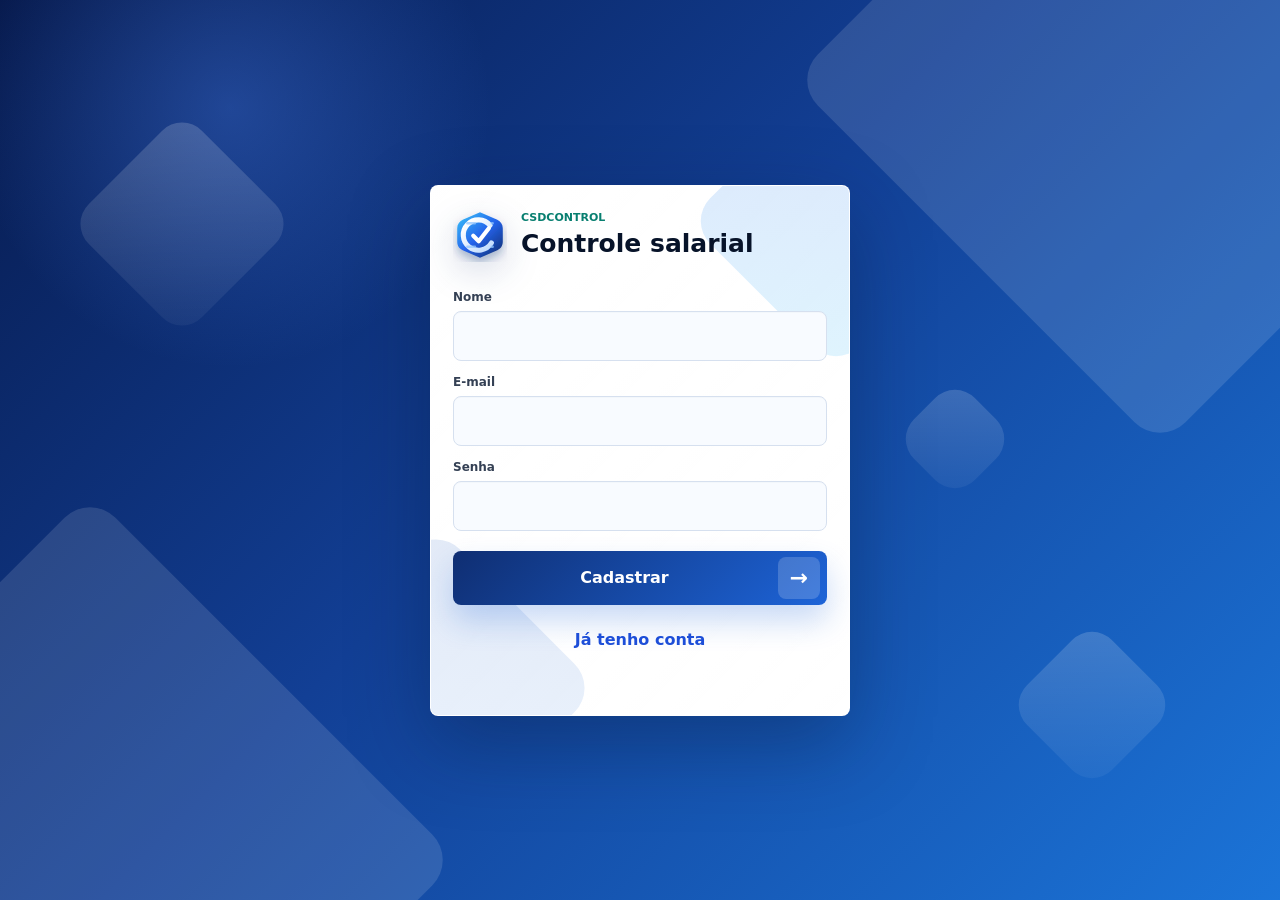
<file: index.html>
<!DOCTYPE html>
<html lang="pt-BR">
<head>
    <meta charset="UTF-8">
    <meta name="viewport" content="width=device-width, initial-scale=1.0">
    <meta name="theme-color" content="#123f95">
    <meta name="description" content="CSDControl - controle financeiro de horas trabalhadas com projeção salarial em tempo real.">
    <title>CSDControl | Dashboard</title>
    <link rel="manifest" href="./manifest.webmanifest">
    <link rel="icon" href="./assets/img/icon.svg" type="image/svg+xml">
    <link rel="stylesheet" href="./assets/css/app.css">
</head>
<body class="auth-active" data-auth-mode="login">
    <section class="auth-screen" id="authScreen" aria-labelledby="authTitle">
        <div class="auth-motion" aria-hidden="true">
            <span></span>
            <span></span>
            <span></span>
        </div>

        <div class="auth-card">
            <div class="auth-brand">
                <span class="auth-logo" aria-hidden="true">
                    <img src="./assets/img/logo-mark.svg" alt="">
                </span>
                <div>
                    <p class="eyebrow">CSDControl</p>
                    <h1 id="authTitle">Controle salarial</h1>
                </div>
            </div>

            <form class="auth-form is-active" id="loginForm">
                <label>
                    E-mail
                    <input type="email" id="loginEmail" autocomplete="email" required>
                </label>
                <label>
                    Senha
                    <input type="password" id="loginPassword" autocomplete="current-password" required>
                </label>
                <button class="auth-submit" type="submit">
                    Entrar
                    <span aria-hidden="true">→</span>
                </button>
                <button class="auth-link" type="button" data-auth-mode="signup">Criar cadastro</button>
            </form>

            <form class="auth-form" id="signupForm">
                <label>
                    Nome
                    <input type="text" id="signupName" autocomplete="name" required>
                </label>
                <label>
                    E-mail
                    <input type="email" id="signupEmail" autocomplete="email" required>
                </label>
                <label>
                    Senha
                    <input type="password" id="signupPassword" autocomplete="new-password" minlength="4" required>
                </label>
                <button class="auth-submit" type="submit">
                    Cadastrar
                    <span aria-hidden="true">→</span>
                </button>
                <button class="auth-link" type="button" data-auth-mode="login">Já tenho conta</button>
            </form>

            <p class="auth-message" id="authMessage" role="status" aria-live="polite"></p>
        </div>
    </section>

    <div class="app-shell">
        <aside class="sidebar" aria-label="Navegação principal">
            <a class="brand" href="#dashboard" aria-label="Ir para dashboard do CSDControl">
                <span class="brand-mark" aria-hidden="true">
                    <img src="./assets/img/logo-mark.svg" alt="">
                </span>
                <span>
                    <strong>CSDControl</strong>
                    <small>PWA financeiro</small>
                </span>
            </a>

            <nav class="side-nav">
                <button class="nav-item is-active" type="button" data-view="dashboard">
                    <span class="nav-icon" aria-hidden="true">
                        <svg viewBox="0 0 24 24"><path d="M4 13h7V4H4v9Zm9 7h7V4h-7v16ZM4 20h7v-5H4v5Z"/></svg>
                    </span>
                    <span>Painel</span>
                </button>
                <button class="nav-item" type="button" data-view="apontamentos">
                    <span class="nav-icon" aria-hidden="true">
                        <svg viewBox="0 0 24 24"><path d="M7 3h10v2h3v16H4V5h3V3Zm10 4H7v2h10V7Zm0 4H7v2h10v-2Zm-4 4H7v2h6v-2Z"/></svg>
                    </span>
                    <span>Ponto</span>
                </button>
                <button class="nav-item" type="button" data-view="folha">
                    <span class="nav-icon" aria-hidden="true">
                        <svg viewBox="0 0 24 24"><path d="M4 4h16v16H4V4Zm3 4v2h10V8H7Zm0 4v2h7v-2H7Zm0 4v2h10v-2H7Z"/></svg>
                    </span>
                    <span>Folha</span>
                </button>
                <button class="nav-item" type="button" data-view="historico">
                    <span class="nav-icon" aria-hidden="true">
                        <svg viewBox="0 0 24 24"><path d="M12 2a10 10 0 1 0 10 10h-2a8 8 0 1 1-2.34-5.66L15 9h7V2l-2.93 2.93A9.96 9.96 0 0 0 12 2Zm-1 5h2v6l5 3-1 1.73-6-3.6V7Z"/></svg>
                    </span>
                    <span>Meses</span>
                </button>
                <button class="nav-item" type="button" data-view="comparativo">
                    <span class="nav-icon" aria-hidden="true">
                        <svg viewBox="0 0 24 24"><path d="M4 5h6v14H4V5Zm10 4h6v10h-6V9ZM9 3h6v4H9V3Z"/></svg>
                    </span>
                    <span>Comparar</span>
                </button>
                <button class="nav-item" type="button" data-view="configuracoes">
                    <span class="nav-icon" aria-hidden="true">
                        <svg viewBox="0 0 24 24"><path d="M19.43 12.98c.04-.32.07-.65.07-.98s-.03-.66-.07-.98l2.11-1.65-2-3.46-2.49 1a7.28 7.28 0 0 0-1.69-.98L15 3h-4l-.36 2.93c-.6.24-1.17.57-1.69.98l-2.49-1-2 3.46 2.11 1.65c-.04.32-.07.65-.07.98s.03.66.07.98l-2.11 1.65 2 3.46 2.49-1c.52.41 1.09.74 1.69.98L11 21h4l.36-2.93c.6-.24 1.17-.57 1.69-.98l2.49 1 2-3.46-2.11-1.65ZM13 15.73A4 4 0 1 1 13 8a4 4 0 0 1 0 7.73Z"/></svg>
                    </span>
                    <span>Ajustes</span>
                </button>
            </nav>

            <div class="sidebar-meta">
                <span>R$ 36,35/h</span>
                <strong>30%</strong>
            </div>
        </aside>

        <div class="workspace">
            <header class="topbar">
                <div>
                    <p class="eyebrow">Competência atual</p>
                    <h1 id="pageTitle">Painel financeiro</h1>
                    <p id="competenciaAtual" class="muted">Carregando competência...</p>
                    <label class="period-control" for="competenciaSelect">
                        <span>Período</span>
                        <select id="competenciaSelect"></select>
                    </label>
                </div>
                <div class="topbar-actions">
                    <span class="system-pill" id="syncStatus">Offline</span>
                    <button class="primary-action" type="button" id="newEntryBtn">
                        <span aria-hidden="true">+</span>
                        Novo ponto
                    </button>
                </div>
            </header>

            <main class="content">
                <section class="view is-active" data-panel="dashboard" aria-labelledby="dashboardTitle">
                    <div class="section-heading">
                        <div>
                            <p class="eyebrow">Visão geral</p>
                            <h2 id="dashboardTitle">Projeção em tempo real</h2>
                        </div>
                        <p id="dashboardSubtitle" class="muted">Sem apontamentos</p>
                    </div>

                    <div class="metric-grid">
                        <article class="metric-card metric-income">
                            <span class="metric-label">Pagamento final</span>
                            <strong id="liquidoPrevisto">R$ 0,00</strong>
                            <small id="liquidoHint">Líquido do fechamento</small>
                        </article>
                        <article class="metric-card">
                            <span class="metric-label">Bruto</span>
                            <strong id="brutoPrevisto">R$ 0,00</strong>
                            <small id="brutoHint">Descontos R$ 0,00</small>
                        </article>
                        <article class="metric-card">
                            <span class="metric-label">Normais</span>
                            <strong id="horasNormais">0h</strong>
                            <small id="jornadaHint">Jornada 0h</small>
                        </article>
                        <article class="metric-card metric-alert">
                            <span class="metric-label">Faltas</span>
                            <strong id="faltantes">0h</strong>
                            <small id="faltasHint">0 dia(s)</small>
                        </article>
                    </div>

                    <div class="metric-grid secondary">
                        <article class="metric-card compact">
                            <span class="metric-label">Adiantamento</span>
                            <strong id="adiantamentoPrevisto">R$ 0,00</strong>
                        </article>
                        <article class="metric-card compact">
                            <span class="metric-label">FGTS do mês</span>
                            <strong id="fgtsPrevisto">R$ 0,00</strong>
                        </article>
                        <article class="metric-card compact">
                            <span class="metric-label">HE 60%</span>
                            <strong id="he60">0h</strong>
                        </article>
                        <article class="metric-card compact">
                            <span class="metric-label">HE 70%</span>
                            <strong id="he70">0h</strong>
                        </article>
                        <article class="metric-card compact">
                            <span class="metric-label">HE 100%</span>
                            <strong id="he100">0h</strong>
                        </article>
                        <article class="metric-card compact">
                            <span class="metric-label">Periculosidade</span>
                            <strong id="periculosidadeTotal">R$ 0,00</strong>
                        </article>
                        <article class="metric-card compact">
                            <span class="metric-label">RSR extras</span>
                            <strong id="rsrTotal">R$ 0,00</strong>
                        </article>
                        <article class="metric-card compact">
                            <span class="metric-label">Registros</span>
                            <strong id="diasRegistrados">0</strong>
                        </article>
                    </div>

                    <div class="dashboard-grid">
                        <section class="surface-panel" aria-labelledby="mixTitle">
                            <div class="panel-title">
                                <h3 id="mixTitle">Resumo de horas</h3>
                                <span id="totalHorasMix">0h totais</span>
                            </div>
                            <div class="bars" id="mixBars"></div>
                        </section>

                        <section class="surface-panel" aria-labelledby="recentTitle">
                            <div class="panel-title">
                                <h3 id="recentTitle">Últimos pontos</h3>
                                <button class="text-button" type="button" data-view-shortcut="apontamentos">Ver todos</button>
                            </div>
                            <div class="recent-list" id="recentEntries"></div>
                        </section>
                    </div>
                </section>

                <section class="view" data-panel="apontamentos" aria-labelledby="apontamentosTitle">
                    <div class="section-heading">
                        <div>
                            <p class="eyebrow">Operação diária</p>
                            <h2 id="apontamentosTitle">Apontamentos</h2>
                        </div>
                        <button class="ghost-action compact-action" type="button" id="openImportBtn">Importar folha</button>
                    </div>

                    <div class="entry-layout">
                        <form class="entry-form" id="apontamentoForm">
                            <input type="hidden" id="apontamentoId">

                            <label>
                                Data
                                <input type="date" id="data" required>
                            </label>

                            <div class="form-grid">
                                <label>
                                    Entrada
                                    <input type="time" id="entrada" value="07:00" required>
                                </label>
                                <label>
                                    Saída almoço
                                    <input type="time" id="saidaAlmoco" value="12:00" required>
                                </label>
                                <label>
                                    Retorno almoço
                                    <input type="time" id="retornoAlmoco" value="13:00" required>
                                </label>
                                <label>
                                    Saída
                                    <input type="time" id="saida" value="17:00" required>
                                </label>
                            </div>

                            <label class="checkbox-row">
                                <input type="checkbox" id="feriado">
                                <span>Feriado trabalhado (HE 100%)</span>
                            </label>

                            <div class="form-preview" id="formPreview">
                                <span>Prévia do dia</span>
                                <strong>Sem prévia</strong>
                            </div>

                            <div class="form-actions">
                                <button class="primary-action" type="submit" id="saveEntryBtn">Salvar apontamento</button>
                                <button class="ghost-action" type="button" id="cancelEditBtn">Cancelar edição</button>
                            </div>
                        </form>

                        <section class="surface-panel table-panel" aria-labelledby="tableTitle">
                            <div class="panel-title">
                                <h3 id="tableTitle">Lançamentos</h3>
                                <span id="tableCount">0 registros</span>
                            </div>
                            <div class="table-scroll">
                                <table>
                                    <thead>
                                        <tr>
                                            <th>Data</th>
                                            <th>Jornada</th>
                                            <th>Trabalhadas</th>
                                            <th>Extras</th>
                                            <th>Falta</th>
                                            <th>Ações</th>
                                        </tr>
                                    </thead>
                                    <tbody id="apontamentosTable"></tbody>
                                </table>
                            </div>
                        </section>
                    </div>
                </section>

                <section class="view" data-panel="folha" aria-labelledby="folhaTitle">
                    <div class="section-heading">
                        <div>
                            <p class="eyebrow">Simulador</p>
                            <h2 id="folhaTitle">Folha prevista</h2>
                        </div>
                    </div>

                    <div class="payroll-grid">
                        <article class="metric-card metric-income total-payroll">
                            <span class="metric-label">Pagamento final</span>
                            <strong id="folhaLiquido">R$ 0,00</strong>
                            <small id="folhaResumo">0 registros</small>
                        </article>
                        <section class="surface-panel">
                            <div class="panel-title">
                                <h3>Resumo financeiro</h3>
                                <span id="resumoFgts">FGTS R$ 0,00</span>
                            </div>
                            <div class="breakdown-list" id="resumoFinanceiro"></div>
                        </section>
                        <section class="surface-panel">
                            <div class="panel-title">
                                <h3>Proventos</h3>
                                <span id="proventosTotal">R$ 0,00</span>
                            </div>
                            <div class="breakdown-list" id="proventosList"></div>
                        </section>
                        <section class="surface-panel">
                            <div class="panel-title">
                                <h3>Descontos</h3>
                                <span id="descontosTotal">R$ 0,00</span>
                            </div>
                            <div class="breakdown-list" id="descontosList"></div>
                        </section>
                    </div>
                </section>

                <section class="view" data-panel="historico" aria-labelledby="historicoTitle">
                    <div class="section-heading">
                        <div>
                            <p class="eyebrow">Arquivo local</p>
                            <h2 id="historicoTitle">Histórico</h2>
                        </div>
                    </div>
                    <div class="history-columns">
                        <section class="surface-panel" aria-labelledby="historicoRecebidosTitle">
                            <div class="panel-title">
                                <h3 id="historicoRecebidosTitle">Contracheques importados</h3>
                                <span id="historicoRecebidosCount">0 arquivo(s)</span>
                            </div>
                            <div class="history-list history-received-list" id="historicoRecebidosLista"></div>
                        </section>
                        <section class="surface-panel" aria-labelledby="historicoProjecoesTitle">
                            <div class="panel-title">
                                <h3 id="historicoProjecoesTitle">Projeções por competência</h3>
                                <span id="historicoProjecoesCount">0 competência(s)</span>
                            </div>
                            <div class="history-list history-projection-list" id="historicoLista"></div>
                        </section>
                    </div>
                </section>

                <section class="view" data-panel="comparativo" aria-labelledby="comparativoTitle">
                    <div class="section-heading">
                        <div>
                            <p class="eyebrow">Previsto x recebido</p>
                            <h2 id="comparativoTitle">Comparativo</h2>
                        </div>
                    </div>
                    <div class="comparison-grid" id="comparativoGrid"></div>
                    <section class="surface-panel" aria-labelledby="comparativoDetalhesTitle">
                        <div class="panel-title">
                            <h3 id="comparativoDetalhesTitle">Detalhes da competência</h3>
                            <span id="comparativoPeriodo">Sem contracheque importado</span>
                        </div>
                        <div class="breakdown-list" id="comparativoLista"></div>
                    </section>
                </section>

                <section class="view" data-panel="configuracoes" aria-labelledby="configTitle">
                    <div class="section-heading">
                        <div>
                            <p class="eyebrow">Parâmetros</p>
                            <h2 id="configTitle">Configurações</h2>
                        </div>
                    </div>
                    <div class="settings-grid">
                        <article class="setting-row">
                            <span>Valor hora</span>
                            <strong id="configValorHora">R$ 36,35</strong>
                        </article>
                        <article class="setting-row">
                            <span>Periculosidade</span>
                            <strong>30%</strong>
                        </article>
                        <article class="setting-row">
                            <span>Segunda a quinta</span>
                            <strong>9h líquidas</strong>
                        </article>
                        <article class="setting-row">
                            <span>Sexta-feira</span>
                            <strong>8h líquidas</strong>
                        </article>
                        <article class="setting-row">
                            <span>Sábado</span>
                            <strong>HE 70%</strong>
                        </article>
                        <article class="setting-row">
                            <span>Domingo / feriado</span>
                            <strong>HE 100%</strong>
                        </article>
                        <article class="setting-row">
                            <span>Sessão</span>
                            <button class="row-action" type="button" id="logoutBtn">Sair</button>
                        </article>
                        <article class="setting-row setting-action-row">
                            <div>
                                <span>Contracheques</span>
                                <small id="payslipCount">0 arquivo(s) importados</small>
                            </div>
                            <button class="row-action" type="button" id="openPayslipImportBtn">Importar PDF</button>
                        </article>
                    </div>
                </section>
            </main>
        </div>
    </div>

    <div class="toast" id="toast" role="status" aria-live="polite"></div>

    <div class="modal-layer" id="importModal" aria-hidden="true">
        <section class="modal-card" role="dialog" aria-modal="true" aria-labelledby="importTitle">
            <div class="modal-head">
                <div>
                    <p class="eyebrow">Carga mensal</p>
                    <h2 id="importTitle">Importar folha</h2>
                </div>
                <button class="icon-button" type="button" id="closeImportBtn" aria-label="Fechar importação">
                    <svg viewBox="0 0 24 24" aria-hidden="true"><path d="m6.4 5 12.6 12.6-1.4 1.4L5 6.4 6.4 5Zm11.2 0L19 6.4 6.4 19 5 17.6 17.6 5Z"/></svg>
                </button>
            </div>

            <label class="file-drop">
                <input type="file" id="importFile" accept=".pdf,.csv,.txt,application/pdf,text/csv,text/plain">
                <span>Selecionar arquivo</span>
                <strong id="importFileName">PDF, CSV ou TXT</strong>
            </label>

            <div class="import-summary" id="importSummary">Nenhum arquivo selecionado.</div>

            <div class="form-actions">
                <button class="primary-action" type="button" id="confirmImportBtn" disabled>Importar registros</button>
                <button class="ghost-action" type="button" id="cancelImportBtn">Cancelar</button>
            </div>
        </section>
    </div>

    <div class="modal-layer" id="payslipModal" aria-hidden="true">
        <section class="modal-card" role="dialog" aria-modal="true" aria-labelledby="payslipTitle">
            <div class="modal-head">
                <div>
                    <p class="eyebrow">Histórico recebido</p>
                    <h2 id="payslipTitle">Importar contracheque</h2>
                </div>
                <button class="icon-button" type="button" id="closePayslipBtn" aria-label="Fechar importação de contracheque">
                    <svg viewBox="0 0 24 24" aria-hidden="true"><path d="m6.4 5 12.6 12.6-1.4 1.4L5 6.4 6.4 5Zm11.2 0L19 6.4 6.4 19 5 17.6 17.6 5Z"/></svg>
                </button>
            </div>

            <label class="file-drop">
                <input type="file" id="payslipFile" accept=".pdf,application/pdf">
                <span>Selecionar contracheque</span>
                <strong id="payslipFileName">PDF do contracheque</strong>
            </label>

            <div class="import-summary" id="payslipSummary">Nenhum arquivo selecionado.</div>

            <div class="form-actions">
                <button class="primary-action" type="button" id="confirmPayslipBtn" disabled>Salvar histórico</button>
                <button class="ghost-action" type="button" id="cancelPayslipBtn">Cancelar</button>
            </div>
        </section>
    </div>

    <script src="./assets/js/database/indexeddb.js"></script>
    <script src="./assets/js/modules/competencia.js"></script>
    <script src="./assets/js/modules/horas.js"></script>
    <script src="./assets/js/modules/folha.js"></script>
    <script src="./assets/js/app.js"></script>
</body>
</html>
</file>
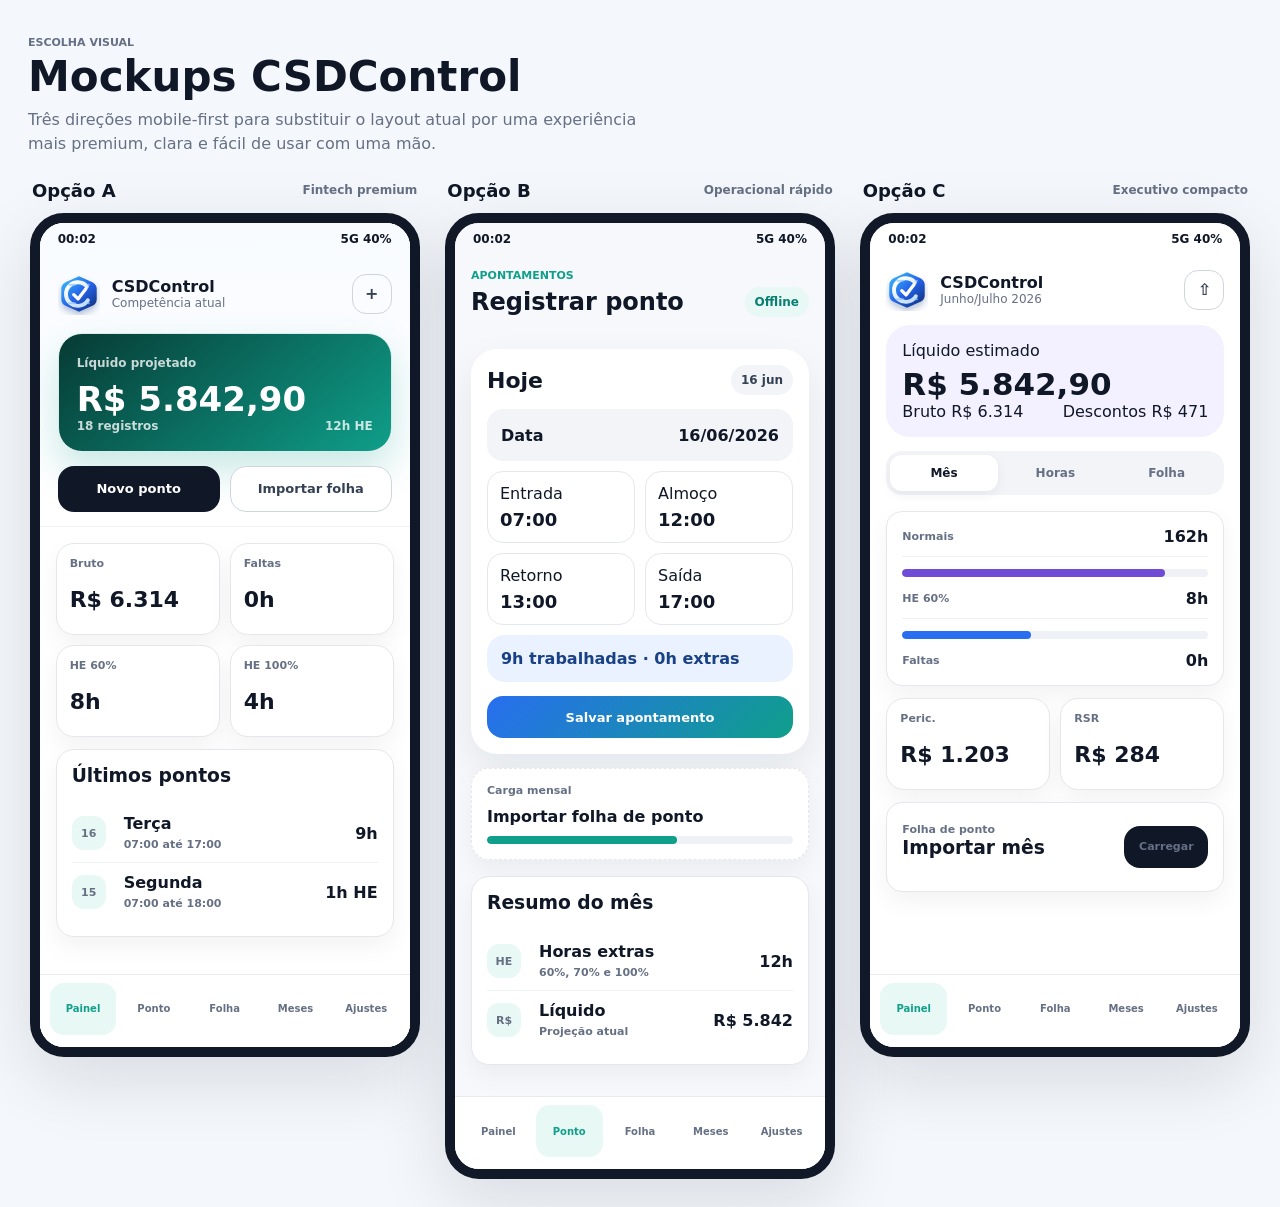
<file: mockups.html>
<!DOCTYPE html>
<html lang="pt-BR">
<head>
    <meta charset="UTF-8">
    <meta name="viewport" content="width=device-width, initial-scale=1.0">
    <meta name="theme-color" content="#f4f7fb">
    <title>CSDControl | Mockups</title>
    <style>
        :root {
            color-scheme: light;
            --page: #f4f7fb;
            --ink: #101828;
            --muted: #667085;
            --line: #e4e7ec;
            --teal: #0f9f8a;
            --blue: #286ef0;
            --violet: #6f4bd8;
            --amber: #d97706;
            --danger: #d92d53;
            --shadow: 0 22px 70px rgba(16, 24, 40, 0.12);
            font-family: Inter, ui-sans-serif, system-ui, -apple-system, BlinkMacSystemFont, "Segoe UI", sans-serif;
        }

        * {
            box-sizing: border-box;
        }

        body {
            margin: 0;
            background: var(--page);
            color: var(--ink);
        }

        .page {
            width: min(1280px, 100%);
            margin: 0 auto;
            padding: 28px;
        }

        .header {
            display: flex;
            justify-content: space-between;
            gap: 18px;
            align-items: end;
            margin-bottom: 24px;
        }

        .header p {
            max-width: 620px;
            margin: 7px 0 0;
            color: var(--muted);
            line-height: 1.5;
        }

        .eyebrow {
            margin: 0 0 6px;
            color: var(--teal);
            font-size: 11px;
            font-weight: 900;
            text-transform: uppercase;
        }

        h1,
        h2,
        h3,
        p {
            margin-top: 0;
        }

        h1 {
            margin-bottom: 0;
            font-size: clamp(26px, 4vw, 42px);
            letter-spacing: 0;
        }

        .mockup-grid {
            display: grid;
            grid-template-columns: repeat(3, minmax(300px, 1fr));
            gap: 22px;
            align-items: start;
        }

        .mockup {
            display: grid;
            gap: 12px;
        }

        .mockup-title {
            display: flex;
            justify-content: space-between;
            gap: 12px;
            align-items: center;
            padding: 0 4px;
        }

        .mockup-title h2 {
            margin-bottom: 0;
            font-size: 18px;
        }

        .mockup-title span {
            color: var(--muted);
            font-size: 12px;
            font-weight: 800;
        }

        .phone {
            width: min(390px, 100%);
            min-height: 844px;
            margin: 0 auto;
            overflow: hidden;
            border: 10px solid #111827;
            border-radius: 34px;
            background: #ffffff;
            box-shadow: var(--shadow);
        }

        .screen {
            position: relative;
            min-height: 824px;
            padding-bottom: 88px;
            overflow: hidden;
        }

        .status {
            display: flex;
            justify-content: space-between;
            align-items: center;
            height: 32px;
            padding: 0 18px;
            color: #101828;
            font-size: 12px;
            font-weight: 900;
        }

        .pill {
            display: inline-flex;
            align-items: center;
            min-height: 30px;
            padding: 0 10px;
            border-radius: 999px;
            font-size: 12px;
            font-weight: 900;
        }

        .nav {
            position: absolute;
            right: 0;
            bottom: 0;
            left: 0;
            display: grid;
            grid-template-columns: repeat(5, 1fr);
            gap: 4px;
            padding: 8px 10px 12px;
            border-top: 1px solid rgba(228, 231, 236, 0.86);
            background: rgba(255, 255, 255, 0.96);
            backdrop-filter: blur(16px);
        }

        .nav span {
            display: grid;
            min-height: 52px;
            place-items: center;
            border-radius: 14px;
            color: #667085;
            font-size: 10px;
            font-weight: 800;
        }

        .nav .active {
            color: var(--teal);
            background: #e8f8f4;
        }

        .a-screen {
            background:
                linear-gradient(180deg, #f8fbff 0, #ffffff 36%),
                #ffffff;
        }

        .a-hero {
            padding: 18px 18px 14px;
            border-bottom: 1px solid #eef2f6;
        }

        .brand-row,
        .row {
            display: flex;
            justify-content: space-between;
            gap: 12px;
            align-items: center;
        }

        .logo {
            display: grid;
            width: 42px;
            height: 42px;
            place-items: center;
            border-radius: 0;
            background: transparent;
        }

        .logo img {
            display: block;
            width: 100%;
            height: 100%;
            object-fit: contain;
        }

        .brand-copy strong,
        .brand-copy span {
            display: block;
        }

        .brand-copy strong {
            font-size: 16px;
        }

        .brand-copy span {
            color: var(--muted);
            font-size: 12px;
        }

        .icon-action {
            display: grid;
            width: 40px;
            height: 40px;
            place-items: center;
            border: 1px solid #d0d5dd;
            border-radius: 14px;
            color: #344054;
            font-weight: 900;
        }

        .balance-card {
            margin-top: 18px;
            padding: 18px;
            border: 1px solid #d8ede8;
            border-radius: 24px;
            background: linear-gradient(140deg, #063a34, #0f9f8a);
            color: #fff;
            box-shadow: 0 18px 38px rgba(15, 159, 138, 0.22);
        }

        .balance-card span {
            color: rgba(255, 255, 255, 0.78);
            font-size: 12px;
            font-weight: 800;
        }

        .balance-card strong {
            display: block;
            margin-top: 8px;
            font-size: 34px;
            letter-spacing: 0;
        }

        .a-actions {
            display: grid;
            grid-template-columns: 1fr 1fr;
            gap: 10px;
            margin-top: 14px;
        }

        .a-actions span,
        .b-action,
        .c-action {
            display: grid;
            min-height: 46px;
            place-items: center;
            border-radius: 16px;
            font-size: 13px;
            font-weight: 900;
        }

        .a-actions span:first-child,
        .b-action,
        .c-action {
            background: #101828;
            color: #fff;
            min-width: 84px;
            min-height: 42px;
            padding: 0 12px;
        }

        .a-actions span:last-child {
            border: 1px solid #d0d5dd;
            color: #344054;
            background: #fff;
        }

        .a-content,
        .b-content,
        .c-content {
            display: grid;
            gap: 12px;
            padding: 16px;
        }

        .mini-grid {
            display: grid;
            grid-template-columns: repeat(2, minmax(0, 1fr));
            gap: 10px;
        }

        .mini-card,
        .timeline-card,
        .sheet-card,
        .c-card {
            border: 1px solid #e4e7ec;
            border-radius: 18px;
            background: #fff;
            box-shadow: 0 10px 24px rgba(16, 24, 40, 0.05);
        }

        .mini-card {
            display: grid;
            gap: 8px;
            min-height: 92px;
            padding: 13px;
        }

        .mini-card span,
        .timeline-card span,
        .sheet-card span,
        .c-card span {
            color: var(--muted);
            font-size: 11px;
            font-weight: 800;
        }

        .mini-card strong {
            font-size: 22px;
        }

        .timeline-card,
        .sheet-card,
        .c-card {
            padding: 15px;
        }

        .timeline-row {
            display: grid;
            grid-template-columns: 42px 1fr auto;
            gap: 10px;
            align-items: center;
            padding: 10px 0;
            border-bottom: 1px solid #eef2f6;
        }

        .timeline-row:last-child {
            border-bottom: 0;
        }

        .dot {
            display: grid;
            width: 34px;
            height: 34px;
            place-items: center;
            border-radius: 12px;
            background: #e8f8f4;
            color: var(--teal);
            font-size: 12px;
            font-weight: 900;
        }

        .b-screen {
            background: #f6f8fb;
        }

        .b-head {
            padding: 14px 16px;
        }

        .b-card {
            margin: 0 16px 14px;
            padding: 16px;
            border-radius: 26px;
            background: #fff;
            box-shadow: 0 16px 38px rgba(16, 24, 40, 0.08);
        }

        .b-title {
            display: flex;
            justify-content: space-between;
            align-items: center;
            gap: 12px;
            margin-bottom: 14px;
        }

        .b-title h2 {
            margin: 0;
            font-size: 22px;
        }

        .b-form {
            display: grid;
            gap: 10px;
        }

        .b-date {
            display: flex;
            justify-content: space-between;
            gap: 12px;
            align-items: center;
            min-height: 52px;
            padding: 0 14px;
            border-radius: 16px;
            background: #f2f4f7;
            font-weight: 900;
        }

        .time-grid {
            display: grid;
            grid-template-columns: repeat(2, minmax(0, 1fr));
            gap: 10px;
        }

        .time-box {
            display: grid;
            gap: 6px;
            min-height: 72px;
            padding: 12px;
            border: 1px solid #e4e7ec;
            border-radius: 16px;
            background: #fff;
        }

        .time-box strong {
            font-size: 18px;
        }

        .b-preview {
            padding: 14px;
            border-radius: 18px;
            background: #eaf1ff;
            color: #194185;
            font-weight: 900;
        }

        .b-action {
            margin-top: 4px;
            background: linear-gradient(135deg, #286ef0, #0f9f8a);
        }

        .sheet-card {
            display: grid;
            gap: 10px;
            margin: 0 16px;
            border-style: dashed;
        }

        .sheet-card strong {
            font-size: 16px;
        }

        .c-screen {
            background: #ffffff;
        }

        .c-head {
            padding: 14px 16px 0;
        }

        .c-summary {
            margin: 14px 16px 0;
            padding: 16px;
            border-radius: 24px;
            background: #f3f0ff;
        }

        .c-summary strong {
            display: block;
            margin-top: 6px;
            font-size: 31px;
        }

        .c-tabs {
            display: grid;
            grid-template-columns: repeat(3, 1fr);
            gap: 4px;
            margin: 14px 16px 0;
            padding: 4px;
            border-radius: 16px;
            background: #f2f4f7;
        }

        .c-tabs span {
            display: grid;
            min-height: 36px;
            place-items: center;
            border-radius: 12px;
            color: var(--muted);
            font-size: 12px;
            font-weight: 900;
        }

        .c-tabs .active {
            background: #fff;
            color: var(--ink);
            box-shadow: 0 4px 12px rgba(16, 24, 40, 0.06);
        }

        .c-card {
            display: grid;
            gap: 12px;
            border-radius: 16px;
        }

        .c-line {
            display: flex;
            justify-content: space-between;
            gap: 12px;
            align-items: center;
            padding-bottom: 10px;
            border-bottom: 1px solid #eef2f6;
        }

        .c-line:last-child {
            border-bottom: 0;
            padding-bottom: 0;
        }

        .bar {
            height: 8px;
            overflow: hidden;
            border-radius: 99px;
            background: #eef2f6;
        }

        .bar i {
            display: block;
            height: 100%;
            border-radius: inherit;
            background: var(--violet);
        }

        @media (max-width: 1080px) {
            .mockup-grid {
                grid-template-columns: 1fr;
            }

            .header {
                align-items: flex-start;
                flex-direction: column;
            }
        }

        @media (max-width: 460px) {
            .page {
                padding: 18px 12px;
            }

            .phone {
                border-width: 0;
                border-radius: 22px;
            }
        }
    </style>
</head>
<body>
    <main class="page">
        <header class="header">
            <div>
                <p class="eyebrow">Escolha visual</p>
                <h1>Mockups CSDControl</h1>
                <p>Três direções mobile-first para substituir o layout atual por uma experiência mais premium, clara e fácil de usar com uma mão.</p>
            </div>
        </header>

        <section class="mockup-grid" aria-label="Opções de layout">
            <article class="mockup">
                <div class="mockup-title">
                    <h2>Opção A</h2>
                    <span>Fintech premium</span>
                </div>
                <div class="phone">
                    <div class="screen a-screen">
                        <div class="status"><span>00:02</span><span>5G 40%</span></div>
                        <div class="a-hero">
                            <div class="brand-row">
                                <div class="row">
                                    <span class="logo"><img src="./assets/img/logo-mark.svg" alt=""></span>
                                    <span class="brand-copy">
                                        <strong>CSDControl</strong>
                                        <span>Competência atual</span>
                                    </span>
                                </div>
                                <span class="icon-action">+</span>
                            </div>
                            <div class="balance-card">
                                <span>Líquido projetado</span>
                                <strong>R$ 5.842,90</strong>
                                <div class="row">
                                    <span>18 registros</span>
                                    <span>12h HE</span>
                                </div>
                            </div>
                            <div class="a-actions">
                                <span>Novo ponto</span>
                                <span>Importar folha</span>
                            </div>
                        </div>
                        <div class="a-content">
                            <div class="mini-grid">
                                <div class="mini-card"><span>Bruto</span><strong>R$ 6.314</strong></div>
                                <div class="mini-card"><span>Faltas</span><strong>0h</strong></div>
                                <div class="mini-card"><span>HE 60%</span><strong>8h</strong></div>
                                <div class="mini-card"><span>HE 100%</span><strong>4h</strong></div>
                            </div>
                            <div class="timeline-card">
                                <h3>Últimos pontos</h3>
                                <div class="timeline-row"><span class="dot">16</span><div><strong>Terça</strong><br><span>07:00 até 17:00</span></div><strong>9h</strong></div>
                                <div class="timeline-row"><span class="dot">15</span><div><strong>Segunda</strong><br><span>07:00 até 18:00</span></div><strong>1h HE</strong></div>
                            </div>
                        </div>
                        <nav class="nav"><span class="active">Painel</span><span>Ponto</span><span>Folha</span><span>Meses</span><span>Ajustes</span></nav>
                    </div>
                </div>
            </article>

            <article class="mockup">
                <div class="mockup-title">
                    <h2>Opção B</h2>
                    <span>Operacional rápido</span>
                </div>
                <div class="phone">
                    <div class="screen b-screen">
                        <div class="status"><span>00:02</span><span>5G 40%</span></div>
                        <div class="b-head">
                            <div class="brand-row">
                                <div>
                                    <p class="eyebrow">Apontamentos</p>
                                    <h2>Registrar ponto</h2>
                                </div>
                                <span class="pill" style="background:#e8f8f4;color:#087f70;">Offline</span>
                            </div>
                        </div>
                        <div class="b-card">
                            <div class="b-title">
                                <h2>Hoje</h2>
                                <span class="pill" style="background:#f2f4f7;color:#344054;">16 jun</span>
                            </div>
                            <div class="b-form">
                                <div class="b-date"><span>Data</span><strong>16/06/2026</strong></div>
                                <div class="time-grid">
                                    <div class="time-box"><span>Entrada</span><strong>07:00</strong></div>
                                    <div class="time-box"><span>Almoço</span><strong>12:00</strong></div>
                                    <div class="time-box"><span>Retorno</span><strong>13:00</strong></div>
                                    <div class="time-box"><span>Saída</span><strong>17:00</strong></div>
                                </div>
                                <div class="b-preview">9h trabalhadas · 0h extras</div>
                                <div class="b-action">Salvar apontamento</div>
                            </div>
                        </div>
                        <div class="sheet-card">
                            <span>Carga mensal</span>
                            <strong>Importar folha de ponto</strong>
                            <div class="bar"><i style="width:62%;background:#0f9f8a;"></i></div>
                        </div>
                        <div class="b-content">
                            <div class="timeline-card">
                                <h3>Resumo do mês</h3>
                                <div class="timeline-row"><span class="dot">HE</span><div><strong>Horas extras</strong><br><span>60%, 70% e 100%</span></div><strong>12h</strong></div>
                                <div class="timeline-row"><span class="dot">R$</span><div><strong>Líquido</strong><br><span>Projeção atual</span></div><strong>R$ 5.842</strong></div>
                            </div>
                        </div>
                        <nav class="nav"><span>Painel</span><span class="active">Ponto</span><span>Folha</span><span>Meses</span><span>Ajustes</span></nav>
                    </div>
                </div>
            </article>

            <article class="mockup">
                <div class="mockup-title">
                    <h2>Opção C</h2>
                    <span>Executivo compacto</span>
                </div>
                <div class="phone">
                    <div class="screen c-screen">
                        <div class="status"><span>00:02</span><span>5G 40%</span></div>
                        <div class="c-head">
                            <div class="brand-row">
                                <div class="row">
                                    <span class="logo"><img src="./assets/img/logo-mark.svg" alt=""></span>
                                    <span class="brand-copy">
                                        <strong>CSDControl</strong>
                                        <span>Junho/Julho 2026</span>
                                    </span>
                                </div>
                                <span class="icon-action">⇧</span>
                            </div>
                        </div>
                        <div class="c-summary">
                            <span>Líquido estimado</span>
                            <strong>R$ 5.842,90</strong>
                            <div class="row"><span>Bruto R$ 6.314</span><span>Descontos R$ 471</span></div>
                        </div>
                        <div class="c-tabs"><span class="active">Mês</span><span>Horas</span><span>Folha</span></div>
                        <div class="c-content">
                            <div class="c-card">
                                <div class="c-line"><span>Normais</span><strong>162h</strong></div>
                                <div class="bar"><i style="width:86%;"></i></div>
                                <div class="c-line"><span>HE 60%</span><strong>8h</strong></div>
                                <div class="bar"><i style="width:42%;background:#286ef0;"></i></div>
                                <div class="c-line"><span>Faltas</span><strong>0h</strong></div>
                            </div>
                            <div class="mini-grid">
                                <div class="mini-card"><span>Peric.</span><strong>R$ 1.203</strong></div>
                                <div class="mini-card"><span>RSR</span><strong>R$ 284</strong></div>
                            </div>
                            <div class="c-card">
                                <div class="row"><div><span>Folha de ponto</span><h3>Importar mês</h3></div><span class="c-action">Carregar</span></div>
                            </div>
                        </div>
                        <nav class="nav"><span class="active">Painel</span><span>Ponto</span><span>Folha</span><span>Meses</span><span>Ajustes</span></nav>
                    </div>
                </div>
            </article>
        </section>
    </main>
</body>
</html>
</file>
<file: assets/css/app.css>
:root {
    color-scheme: light;
    --bg: #f6f8fb;
    --bg-soft: #eef4f8;
    --surface: #ffffff;
    --surface-2: #f9fbfd;
    --surface-3: #eef6f4;
    --border: #e4e9f0;
    --border-strong: #ccd6e2;
    --text: #172033;
    --muted: #64748b;
    --muted-2: #8a98aa;
    --accent: #0f9f8a;
    --accent-2: #286ef0;
    --accent-strong: #087f70;
    --accent-soft: #e7f8f4;
    --blue: #286ef0;
    --blue-soft: #eaf1ff;
    --warning: #d97706;
    --warning-soft: #fff6df;
    --danger: #d92d53;
    --danger-soft: #fff0f3;
    --success: #15803d;
    --success-soft: #eaf8ee;
    --purple: #7957d5;
    --purple-soft: #f2eeff;
    --shadow: 0 16px 40px rgba(31, 44, 71, 0.08);
    --shadow-soft: 0 8px 22px rgba(31, 44, 71, 0.06);
    --radius: 8px;
    --sidebar: 268px;
    --mobile-nav: 76px;
}

* {
    box-sizing: border-box;
}

html {
    min-height: 100%;
    overflow-x: hidden;
    background: var(--bg);
}

body {
    min-height: 100%;
    margin: 0;
    overflow-x: hidden;
    background:
        radial-gradient(circle at 10% -10%, rgba(15, 159, 138, 0.12), transparent 260px),
        linear-gradient(180deg, #ffffff 0, var(--bg) 280px);
    color: var(--text);
    font-family: Inter, ui-sans-serif, system-ui, -apple-system, BlinkMacSystemFont, "Segoe UI", sans-serif;
    -webkit-font-smoothing: antialiased;
    text-rendering: optimizeLegibility;
}

button,
input,
select,
textarea {
    font: inherit;
    min-width: 0;
}

button {
    color: inherit;
}

button,
a,
input,
select,
textarea,
label {
    -webkit-tap-highlight-color: transparent;
}

.app-shell {
    display: grid;
    grid-template-columns: var(--sidebar) minmax(0, 1fr);
    min-height: 100vh;
}

.sidebar {
    position: sticky;
    top: 0;
    height: 100vh;
    display: flex;
    flex-direction: column;
    gap: 22px;
    padding: 20px 14px;
    border-right: 1px solid var(--border);
    background: rgba(255, 255, 255, 0.92);
    backdrop-filter: blur(18px);
}

.brand {
    display: grid;
    grid-template-columns: 44px minmax(0, 1fr);
    gap: 12px;
    align-items: center;
    padding: 8px;
    color: var(--text);
    text-decoration: none;
}

.brand-mark {
    display: grid;
    width: 44px;
    height: 44px;
    place-items: center;
    border: 1px solid rgba(15, 159, 138, 0.24);
    border-radius: var(--radius);
    background: linear-gradient(135deg, var(--accent), #2dd4bf);
    color: #ffffff;
    font-weight: 900;
    box-shadow: 0 10px 24px rgba(15, 159, 138, 0.22);
}

.brand strong,
.brand small {
    display: block;
}

.brand strong {
    font-size: 16px;
    line-height: 1.15;
}

.brand small {
    margin-top: 3px;
    color: var(--muted);
    font-size: 12px;
}

.side-nav {
    display: grid;
    gap: 7px;
}

.nav-item {
    display: grid;
    grid-template-columns: 36px minmax(0, 1fr);
    align-items: center;
    width: 100%;
    min-height: 46px;
    padding: 5px 10px 5px 5px;
    border: 1px solid transparent;
    border-radius: var(--radius);
    background: transparent;
    color: var(--muted);
    text-align: left;
    cursor: pointer;
    user-select: none;
    transition: background 160ms ease, color 160ms ease, border-color 160ms ease, box-shadow 160ms ease;
}

.nav-item > span:last-child {
    min-width: 0;
    overflow: hidden;
    text-overflow: ellipsis;
    white-space: nowrap;
}

.nav-icon {
    display: grid;
    width: 32px;
    height: 32px;
    place-items: center;
    border-radius: 7px;
    background: #f1f5f9;
}

.nav-icon svg {
    width: 17px;
    height: 17px;
    fill: currentColor;
}

.nav-item:hover,
.nav-item:focus-visible {
    border-color: var(--border);
    background: var(--surface-2);
    color: var(--text);
    outline: none;
}

.nav-item.is-active {
    border-color: rgba(15, 159, 138, 0.22);
    background: var(--accent-soft);
    color: var(--accent-strong);
    box-shadow: var(--shadow-soft);
}

.sidebar-meta {
    margin-top: auto;
    display: grid;
    grid-template-columns: 1fr auto;
    align-items: center;
    gap: 10px;
    padding: 14px;
    border: 1px solid var(--border);
    border-radius: var(--radius);
    background: var(--surface);
    box-shadow: var(--shadow-soft);
}

.sidebar-meta span {
    color: var(--accent-strong);
    font-size: 18px;
    font-weight: 900;
}

.sidebar-meta strong {
    min-width: 46px;
    padding: 6px 8px;
    border-radius: 999px;
    background: var(--accent-soft);
    color: var(--accent-strong);
    text-align: center;
    font-size: 13px;
}

.workspace {
    min-width: 0;
}

.topbar {
    position: sticky;
    top: 0;
    z-index: 10;
    display: flex;
    justify-content: space-between;
    gap: 18px;
    align-items: center;
    min-height: 88px;
    padding: 18px 28px;
    border-bottom: 1px solid rgba(226, 232, 240, 0.86);
    background: rgba(255, 255, 255, 0.84);
    backdrop-filter: blur(18px);
}

.eyebrow {
    margin: 0 0 6px;
    color: var(--accent-strong);
    font-size: 11px;
    font-weight: 900;
    letter-spacing: 0;
    text-transform: uppercase;
}

h1,
h2,
h3,
p {
    margin-top: 0;
}

h1 {
    margin-bottom: 5px;
    color: var(--text);
    font-size: 24px;
    line-height: 1.15;
}

h2 {
    margin-bottom: 0;
    color: var(--text);
    font-size: 21px;
    line-height: 1.2;
}

h3 {
    margin-bottom: 0;
    color: var(--text);
    font-size: 15px;
    line-height: 1.25;
}

.muted {
    margin-bottom: 0;
    color: var(--muted);
    font-size: 13px;
    line-height: 1.5;
}

.period-control {
    display: grid;
    grid-template-columns: auto minmax(0, 300px);
    gap: 10px;
    align-items: center;
    width: fit-content;
    max-width: 100%;
    margin-top: 12px;
    color: var(--muted);
    font-size: 12px;
    font-weight: 900;
}

.period-control span {
    color: var(--accent-strong);
    text-transform: uppercase;
}

.period-control select {
    min-width: 0;
    min-height: 40px;
    border: 1px solid var(--border);
    border-radius: var(--radius);
    background: #ffffff;
    color: var(--text);
    padding: 0 36px 0 12px;
    font-size: 16px;
    font-weight: 800;
    outline: none;
}

.topbar-actions {
    display: flex;
    flex-wrap: wrap;
    justify-content: flex-end;
    gap: 10px;
}

.system-pill {
    display: inline-flex;
    align-items: center;
    min-height: 40px;
    padding: 0 13px;
    border: 1px solid rgba(21, 128, 61, 0.18);
    border-radius: 999px;
    background: var(--success-soft);
    color: var(--success);
    font-size: 12px;
    font-weight: 800;
}

.primary-action,
.ghost-action,
.text-button,
.row-action {
    display: inline-flex;
    align-items: center;
    justify-content: center;
    min-height: 40px;
    border-radius: var(--radius);
    cursor: pointer;
    transition: transform 140ms ease, border-color 140ms ease, background 140ms ease, box-shadow 140ms ease;
}

.primary-action {
    gap: 8px;
    padding: 0 15px;
    border: 1px solid rgba(15, 159, 138, 0.18);
    background: linear-gradient(135deg, var(--accent), #21c7b3);
    color: #ffffff;
    font-weight: 900;
    white-space: nowrap;
    box-shadow: 0 12px 22px rgba(15, 159, 138, 0.2);
}

.primary-action:hover,
.ghost-action:hover,
.row-action:hover {
    transform: translateY(-1px);
}

.primary-action:disabled,
.ghost-action:disabled,
.row-action:disabled {
    cursor: not-allowed;
    opacity: 0.55;
    transform: none;
    box-shadow: none;
}

.ghost-action {
    padding: 0 13px;
    border: 1px solid var(--border);
    background: var(--surface);
    color: var(--text);
    font-weight: 800;
    white-space: nowrap;
}

.text-button {
    min-height: 32px;
    padding: 0 9px;
    border: 1px solid transparent;
    background: transparent;
    color: var(--blue);
    font-size: 12px;
    font-weight: 800;
}

.text-button:hover,
.text-button:focus-visible {
    border-color: #dbe6ff;
    background: var(--blue-soft);
    outline: none;
}

.compact-action {
    min-height: 38px;
}

.icon-button {
    display: grid;
    width: 38px;
    height: 38px;
    place-items: center;
    border: 1px solid var(--border);
    border-radius: var(--radius);
    background: var(--surface);
    color: var(--muted);
    cursor: pointer;
}

.icon-button svg {
    width: 18px;
    height: 18px;
    fill: currentColor;
}

.content {
    width: min(1440px, 100%);
    margin: 0 auto;
    padding: 26px 28px 42px;
}

.view {
    display: none;
}

.view.is-active {
    display: block;
}

.section-heading {
    display: flex;
    justify-content: space-between;
    gap: 18px;
    align-items: end;
    margin-bottom: 18px;
}

.section-heading .muted {
    max-width: 560px;
    text-align: right;
}

.metric-grid {
    display: grid;
    grid-template-columns: repeat(4, minmax(0, 1fr));
    gap: 12px;
}

.metric-grid.secondary {
    grid-template-columns: repeat(6, minmax(0, 1fr));
    margin-top: 12px;
}

.metric-card,
.surface-panel,
.entry-form,
.setting-row {
    border: 1px solid var(--border);
    border-radius: var(--radius);
    background: var(--surface);
    box-shadow: var(--shadow);
}

.metric-card {
    position: relative;
    display: grid;
    min-height: 130px;
    align-content: space-between;
    gap: 12px;
    padding: 16px;
    overflow: hidden;
}

.metric-card::before {
    content: "";
    position: absolute;
    inset: 0 0 auto;
    height: 4px;
    background: var(--blue);
}

.metric-income {
    background:
        linear-gradient(135deg, rgba(15, 159, 138, 0.08), rgba(255, 255, 255, 0) 58%),
        var(--surface);
}

.metric-income::before {
    background: var(--accent);
}

.metric-alert::before {
    background: var(--danger);
}

.metric-card.compact {
    min-height: 102px;
}

.metric-label {
    color: var(--muted);
    font-size: 12px;
    font-weight: 800;
}

.metric-card strong {
    color: var(--text);
    font-size: 26px;
    line-height: 1.05;
    overflow-wrap: anywhere;
}

.metric-card.compact strong {
    font-size: 20px;
}

.metric-card small {
    color: var(--muted);
    font-size: 12px;
    line-height: 1.35;
}

.dashboard-grid,
.entry-layout,
.payroll-grid {
    display: grid;
    grid-template-columns: minmax(0, 0.92fr) minmax(0, 1.08fr);
    gap: 12px;
    margin-top: 12px;
}

.surface-panel {
    min-width: 0;
    padding: 16px;
}

.panel-title {
    display: flex;
    justify-content: space-between;
    gap: 12px;
    align-items: center;
    margin-bottom: 14px;
}

.panel-title span {
    color: var(--muted);
    font-size: 12px;
    font-weight: 800;
}

.bars {
    display: grid;
    gap: 12px;
}

.bar-row {
    display: grid;
    gap: 7px;
}

.bar-meta {
    display: flex;
    justify-content: space-between;
    gap: 10px;
    color: var(--muted);
    font-size: 12px;
}

.bar-track {
    height: 10px;
    overflow: hidden;
    border-radius: 999px;
    background: #eef2f6;
}

.bar-fill {
    width: 0;
    height: 100%;
    border-radius: inherit;
    background: var(--accent);
    transition: width 240ms ease;
}

.recent-list,
.history-list,
.breakdown-list {
    display: grid;
    gap: 8px;
}

.list-row,
.history-row,
.breakdown-row {
    display: grid;
    grid-template-columns: minmax(0, 1fr) auto;
    gap: 12px;
    align-items: center;
    min-height: 50px;
    padding: 11px 0;
    border-bottom: 1px solid var(--border);
}

.list-row:last-child,
.history-row:last-child,
.breakdown-row:last-child {
    border-bottom: 0;
}

.list-row strong,
.history-row strong,
.breakdown-row strong {
    display: block;
    color: var(--text);
    font-size: 13px;
}

.list-row span,
.history-row span,
.breakdown-row span {
    display: block;
    margin-top: 3px;
    color: var(--muted);
    font-size: 12px;
}

.empty-state {
    min-height: 94px;
    display: grid;
    place-items: center;
    padding: 20px;
    border: 1px dashed var(--border-strong);
    border-radius: var(--radius);
    background: var(--surface-2);
    color: var(--muted);
    text-align: center;
}

.entry-layout {
    grid-template-columns: minmax(320px, 420px) minmax(0, 1fr);
    align-items: start;
}

.entry-form {
    display: grid;
    gap: 14px;
    padding: 16px;
}

label {
    display: grid;
    gap: 7px;
    min-width: 0;
    color: #465468;
    font-size: 12px;
    font-weight: 900;
}

input {
    width: 100%;
    max-width: 100%;
    min-width: 0;
    min-height: 44px;
    border: 1px solid #d8e1eb;
    border-radius: var(--radius);
    background: #ffffff;
    color: var(--text);
    padding: 0 12px;
    font-size: 16px;
    outline: none;
    box-shadow: inset 0 1px 0 rgba(31, 44, 71, 0.02);
}

input[type="date"],
input[type="time"] {
    display: block;
    -webkit-appearance: none;
    appearance: none;
    line-height: 44px;
}

input::-webkit-date-and-time-value {
    min-width: 0;
    text-align: left;
}

input:focus {
    border-color: rgba(15, 159, 138, 0.68);
    box-shadow: 0 0 0 4px rgba(15, 159, 138, 0.12);
}

.form-grid {
    display: grid;
    grid-template-columns: repeat(2, minmax(0, 1fr));
    gap: 12px;
}

.form-grid > label {
    min-width: 0;
}

.checkbox-row {
    grid-template-columns: 20px minmax(0, 1fr);
    align-items: center;
    color: var(--text);
    font-weight: 800;
}

.checkbox-row input {
    min-height: auto;
    height: 20px;
    padding: 0;
    accent-color: var(--accent);
}

.form-preview {
    display: grid;
    gap: 5px;
    padding: 13px;
    border: 1px solid rgba(40, 110, 240, 0.16);
    border-radius: var(--radius);
    background: var(--blue-soft);
}

.form-preview span {
    color: var(--muted);
    font-size: 12px;
}

.form-preview strong {
    color: #1c3f84;
    font-size: 14px;
    line-height: 1.4;
}

.form-actions {
    display: flex;
    flex-wrap: wrap;
    gap: 10px;
}

.table-panel {
    padding-bottom: 8px;
}

.table-scroll {
    width: 100%;
    overflow-x: auto;
}

table {
    width: 100%;
    min-width: 760px;
    border-collapse: collapse;
}

th,
td {
    padding: 12px 10px;
    border-bottom: 1px solid var(--border);
    text-align: left;
    vertical-align: middle;
}

th {
    color: var(--muted-2);
    font-size: 11px;
    font-weight: 900;
    text-transform: uppercase;
}

td {
    color: var(--text);
    font-size: 13px;
}

tbody tr:hover {
    background: #fbfdff;
}

.row-actions {
    display: flex;
    flex-wrap: wrap;
    gap: 7px;
}

.row-action {
    min-height: 36px;
    padding: 0 10px;
    border: 1px solid var(--border);
    background: var(--surface);
    color: var(--text);
    font-size: 12px;
    font-weight: 800;
}

.row-action.danger {
    border-color: rgba(217, 45, 83, 0.22);
    background: var(--danger-soft);
    color: var(--danger);
}

.payroll-grid {
    grid-template-columns: repeat(2, minmax(0, 1fr));
    align-items: start;
}

.total-payroll {
    grid-column: 1 / -1;
    min-height: 0;
}

.breakdown-row strong:last-child {
    text-align: right;
}

.history-list {
    grid-template-columns: 1fr;
}

.history-columns,
.comparison-grid {
    display: grid;
    grid-template-columns: repeat(2, minmax(0, 1fr));
    gap: 12px;
}

.history-row {
    min-height: 118px;
    padding: 16px;
    border: 1px solid var(--border);
    border-radius: var(--radius);
    background: var(--surface);
    box-shadow: var(--shadow);
}

.comparison-grid {
    margin-bottom: 12px;
}

.comparison-card {
    min-height: 0;
    padding: 16px;
}

.comparison-card-head {
    display: flex;
    justify-content: space-between;
    gap: 12px;
    align-items: flex-start;
    margin-bottom: 16px;
}

.comparison-card-head strong {
    font-size: 14px;
    line-height: 1.3;
    text-align: right;
}

.comparison-card-values {
    display: grid;
    gap: 12px;
    grid-template-columns: repeat(2, minmax(0, 1fr));
}

.comparison-card-values > div {
    display: grid;
    gap: 4px;
    padding: 12px;
    border: 1px solid var(--border);
    border-radius: var(--radius);
    background: var(--surface-2);
}

.comparison-card-values span {
    color: var(--muted);
    font-size: 12px;
    font-weight: 700;
}

.comparison-card-values strong {
    font-size: 20px;
    line-height: 1.2;
}

.comparison-sheet {
    display: grid;
    grid-template-columns: minmax(0, 1.3fr) repeat(3, minmax(0, 1fr));
    gap: 12px;
    align-items: center;
    min-height: 52px;
    padding: 12px 0;
    border-bottom: 1px solid var(--border);
}

.comparison-sheet > *:last-child {
    text-align: right;
}

.comparison-sheet span {
    color: var(--muted);
    font-size: 13px;
}

.comparison-sheet-head {
    min-height: 0;
    padding-top: 0;
    color: var(--muted-2);
    font-size: 11px;
    font-weight: 900;
    text-transform: uppercase;
}

.comparison-sheet-head span {
    color: inherit;
    font-size: inherit;
}

.comparison-sheet:last-child {
    border-bottom: 0;
}

.comparison-empty {
    grid-column: 1 / -1;
}

.delta-positive {
    color: var(--success);
}

.delta-negative {
    color: var(--danger);
}

.settings-grid {
    display: grid;
    grid-template-columns: repeat(3, minmax(0, 1fr));
    gap: 12px;
}

.setting-row {
    display: flex;
    justify-content: space-between;
    gap: 12px;
    align-items: center;
    min-height: 76px;
    padding: 16px;
}

.setting-row span {
    color: var(--muted);
    font-size: 13px;
}

.setting-action-row > div {
    display: grid;
    gap: 4px;
}

.setting-action-row small {
    color: var(--muted);
    font-size: 12px;
}

.setting-row strong {
    color: var(--text);
    text-align: right;
}

body.modal-open {
    overflow: hidden;
}

.modal-layer {
    position: fixed;
    inset: 0;
    z-index: 120;
    display: grid;
    place-items: end center;
    padding: 18px;
    background: rgba(15, 23, 42, 0.28);
    opacity: 0;
    pointer-events: none;
    transition: opacity 180ms ease;
}

.modal-layer.is-visible {
    opacity: 1;
    pointer-events: auto;
}

.modal-card {
    display: grid;
    width: min(460px, 100%);
    max-height: min(620px, calc(100vh - 36px));
    gap: 14px;
    overflow: auto;
    padding: 16px;
    border: 1px solid var(--border);
    border-radius: 14px;
    background: var(--surface);
    box-shadow: 0 24px 70px rgba(15, 23, 42, 0.2);
    transform: translateY(14px);
    transition: transform 180ms ease;
}

.modal-layer.is-visible .modal-card {
    transform: translateY(0);
}

.modal-head {
    display: flex;
    justify-content: space-between;
    gap: 12px;
    align-items: flex-start;
}

.file-drop {
    position: relative;
    display: grid;
    gap: 8px;
    min-height: 112px;
    place-items: center;
    padding: 18px;
    border: 1px dashed var(--border-strong);
    border-radius: var(--radius);
    background: var(--surface-2);
    color: var(--muted);
    text-align: center;
    cursor: pointer;
}

.file-drop input {
    position: absolute;
    inset: 0;
    width: 100%;
    height: 100%;
    opacity: 0;
    cursor: pointer;
}

.file-drop span {
    color: var(--accent-strong);
    font-size: 13px;
    font-weight: 900;
}

.file-drop strong {
    max-width: 100%;
    color: var(--text);
    font-size: 14px;
    overflow: hidden;
    text-overflow: ellipsis;
    white-space: nowrap;
}

.import-summary {
    display: grid;
    gap: 5px;
    min-height: 58px;
    padding: 13px;
    border: 1px solid var(--border);
    border-radius: var(--radius);
    background: var(--surface-2);
    color: var(--muted);
    font-size: 13px;
}

.import-summary strong {
    color: var(--text);
}

.import-summary span {
    color: var(--muted);
}

.toast {
    position: fixed;
    right: 18px;
    bottom: 18px;
    z-index: 80;
    max-width: min(360px, calc(100vw - 36px));
    padding: 12px 14px;
    border: 1px solid rgba(15, 159, 138, 0.18);
    border-radius: var(--radius);
    background: #ffffff;
    color: var(--text);
    box-shadow: var(--shadow);
    opacity: 0;
    transform: translateY(10px);
    pointer-events: none;
    transition: opacity 180ms ease, transform 180ms ease;
}

.toast.is-visible {
    opacity: 1;
    transform: translateY(0);
}

@media (max-width: 1180px) {
    .metric-grid,
    .metric-grid.secondary,
    .payroll-grid,
    .history-list,
    .settings-grid {
        grid-template-columns: repeat(2, minmax(0, 1fr));
    }

    .dashboard-grid,
    .entry-layout {
        grid-template-columns: 1fr;
    }
}

@media (max-width: 860px) {
    .app-shell {
        display: block;
    }

    .sidebar {
        position: sticky;
        top: 0;
        z-index: 40;
        height: auto;
        width: 100%;
        max-width: 100vw;
        overflow: visible;
        padding: 12px 16px;
        border-right: 0;
        border-bottom: 1px solid var(--border);
        background: rgba(255, 255, 255, 0.94);
        backdrop-filter: none;
    }

    .side-nav {
        position: fixed;
        right: 0;
        bottom: 0;
        left: 0;
        z-index: 70;
        display: grid;
        grid-template-columns: repeat(6, minmax(0, 1fr));
        width: 100%;
        max-width: 100%;
        min-height: calc(var(--mobile-nav) + env(safe-area-inset-bottom));
        padding: 7px max(8px, env(safe-area-inset-right)) calc(7px + env(safe-area-inset-bottom)) max(8px, env(safe-area-inset-left));
        border-top: 1px solid var(--border);
        background: rgba(255, 255, 255, 0.96);
        backdrop-filter: blur(18px);
        box-shadow: 0 -12px 34px rgba(31, 44, 71, 0.12);
        overflow: hidden;
    }

    .nav-item {
        grid-template-columns: 1fr;
        grid-template-rows: 28px 16px;
        justify-items: center;
        gap: 3px;
        min-width: 0;
        min-height: 58px;
        padding: 5px 2px;
        text-align: center;
        font-size: 10px;
        line-height: 1.1;
    }

    .nav-icon {
        width: 28px;
        height: 28px;
    }

    .nav-icon svg {
        width: 16px;
        height: 16px;
    }

    body[data-view] .side-nav .nav-item {
        border-color: transparent;
        background: transparent;
        color: var(--muted);
        box-shadow: none;
    }

    body[data-view="dashboard"] .side-nav .nav-item[data-view="dashboard"],
    body[data-view="apontamentos"] .side-nav .nav-item[data-view="apontamentos"],
    body[data-view="folha"] .side-nav .nav-item[data-view="folha"],
    body[data-view="historico"] .side-nav .nav-item[data-view="historico"],
    body[data-view="comparativo"] .side-nav .nav-item[data-view="comparativo"],
    body[data-view="configuracoes"] .side-nav .nav-item[data-view="configuracoes"] {
        border-color: rgba(15, 159, 138, 0.22);
        background: var(--accent-soft);
        color: var(--accent-strong);
    }

    .sidebar-meta {
        display: none;
    }

    .topbar {
        position: static;
        align-items: flex-start;
        min-height: 0;
        padding: 16px;
        gap: 12px;
        background: transparent;
    }

    .content {
        padding: 16px 16px calc(var(--mobile-nav) + 28px + env(safe-area-inset-bottom));
    }

    .section-heading,
    .topbar {
        flex-direction: column;
    }

    .section-heading {
        align-items: flex-start;
        margin-bottom: 14px;
    }

    .section-heading .compact-action {
        width: 100%;
    }

    .section-heading .muted {
        text-align: left;
    }

    body:not([data-view="dashboard"]) .topbar-actions {
        display: none;
    }

    h1 {
        font-size: 22px;
    }

    h2 {
        font-size: 19px;
    }
}

@media (max-width: 620px) {
    .metric-grid {
        grid-template-columns: repeat(2, minmax(0, 1fr));
        gap: 10px;
    }

    .metric-grid:not(.secondary) > .metric-card:first-child {
        grid-column: 1 / -1;
    }

    .metric-grid.secondary {
        grid-template-columns: repeat(2, minmax(0, 1fr));
        gap: 10px;
    }

    .payroll-grid,
    .history-list,
    .settings-grid {
        grid-template-columns: 1fr;
    }

    .history-columns,
    .comparison-grid {
        grid-template-columns: 1fr;
    }

    .comparison-card-values,
    .comparison-sheet {
        grid-template-columns: 1fr;
    }

    .comparison-sheet {
        gap: 6px;
        padding: 14px 0;
    }

    .comparison-sheet-head {
        display: none;
    }

    .comparison-sheet > *:last-child {
        text-align: left;
    }

    .topbar-actions {
        display: grid;
        grid-template-columns: auto minmax(0, 1fr);
        width: 100%;
        align-items: center;
    }

    .primary-action,
    .ghost-action {
        min-height: 46px;
    }

    .topbar-actions .primary-action {
        width: 100%;
    }

    .metric-card {
        min-height: 112px;
        padding: 14px;
    }

    .metric-card.compact {
        min-height: 92px;
    }

    .metric-card strong {
        font-size: 22px;
    }

    .metric-card.compact strong {
        font-size: 18px;
    }

    .dashboard-grid,
    .entry-layout,
    .payroll-grid {
        gap: 10px;
        margin-top: 10px;
    }

    .surface-panel,
    .entry-form {
        padding: 14px;
    }

    .panel-title {
        align-items: flex-start;
        margin-bottom: 12px;
    }

    .form-grid {
        grid-template-columns: repeat(2, minmax(0, 1fr));
        gap: 10px;
    }

    .form-actions {
        display: grid;
        grid-template-columns: 1fr;
    }

    .form-actions .primary-action,
    .form-actions .ghost-action {
        width: 100%;
    }

    .table-panel {
        padding-bottom: 14px;
    }

    .table-scroll {
        overflow: visible;
    }

    table {
        min-width: 0;
        border-collapse: separate;
        border-spacing: 0;
    }

    thead {
        display: none;
    }

    tbody {
        display: grid;
        gap: 10px;
    }

    tr {
        display: grid;
        padding: 12px;
        border: 1px solid var(--border);
        border-radius: var(--radius);
        background: var(--surface);
        box-shadow: var(--shadow-soft);
    }

    tr.empty-row {
        padding: 0;
        border: 0;
        background: transparent;
        box-shadow: none;
    }

    td {
        display: flex;
        justify-content: space-between;
        gap: 14px;
        padding: 9px 0;
        border-bottom: 1px solid var(--border);
        text-align: right;
    }

    td::before {
        content: attr(data-label);
        color: var(--muted-2);
        font-size: 11px;
        font-weight: 900;
        text-align: left;
        text-transform: uppercase;
    }

    td:first-child {
        align-items: flex-start;
    }

    td:last-child,
    td[colspan] {
        border-bottom: 0;
    }

    td[colspan] {
        display: block;
        padding: 0;
        text-align: center;
    }

    td[colspan]::before {
        display: none;
    }

    .row-actions {
        display: grid;
        grid-template-columns: repeat(2, minmax(0, 1fr));
        width: 100%;
        gap: 8px;
    }

    .row-action {
        width: 100%;
        min-height: 42px;
    }

    .list-row,
    .history-row,
    .breakdown-row {
        grid-template-columns: 1fr;
        gap: 6px;
    }

    .breakdown-row strong:last-child,
    .history-row > strong {
        text-align: left;
    }

    .setting-row {
        min-height: 64px;
        padding: 14px;
    }

    .modal-layer {
        padding: 12px;
        padding-bottom: calc(12px + env(safe-area-inset-bottom));
    }

    .modal-card {
        max-height: calc(100vh - 24px - env(safe-area-inset-bottom));
    }

    .toast {
        right: 12px;
        bottom: calc(var(--mobile-nav) + 12px + env(safe-area-inset-bottom));
        left: 12px;
        max-width: none;
    }
}

@media (max-width: 380px) {
    .form-grid,
    .metric-grid,
    .metric-grid.secondary {
        grid-template-columns: 1fr;
    }

    .system-pill {
        display: none;
    }

    .topbar-actions {
        grid-template-columns: 1fr;
    }
}

/* Opção C: tema executivo compacto */
:root {
    --bg: #ffffff;
    --bg-soft: #f5f7fb;
    --surface: #ffffff;
    --surface-2: #f8fafc;
    --surface-3: #eff6ff;
    --border: #e4e7ec;
    --border-strong: #cfd5e2;
    --text: #071329;
    --muted: #667085;
    --muted-2: #98a2b3;
    --accent: #2563eb;
    --accent-2: #06b6d4;
    --accent-strong: #1d4ed8;
    --accent-soft: #eff6ff;
    --blue: #2563eb;
    --blue-soft: #eef4ff;
    --success: #0f9f8a;
    --success-soft: #e8f8f4;
    --purple: #2563eb;
    --purple-soft: #eff6ff;
    --shadow: 0 16px 34px rgba(16, 24, 40, 0.07);
    --shadow-soft: 0 8px 18px rgba(16, 24, 40, 0.05);
    --mobile-nav: 78px;
}

html,
body {
    background: #ffffff;
}

body {
    background:
        linear-gradient(180deg, #ffffff 0, #ffffff 180px, #f6f8fc 181px, #f6f8fc 100%);
}

.sidebar,
.topbar,
.side-nav {
    background: rgba(255, 255, 255, 0.96);
}

.brand {
    padding: 8px 6px;
}

.brand-mark {
    border-color: rgba(37, 99, 235, 0.2);
    background: linear-gradient(135deg, #1d4ed8, #38bdf8);
    box-shadow: 0 12px 24px rgba(37, 99, 235, 0.22);
}

.brand small {
    color: var(--muted);
}

.nav-icon {
    background: #f2f4f7;
    color: #667085;
}

.nav-item.is-active {
    border-color: rgba(111, 75, 216, 0.18);
    background: var(--accent-soft);
    color: var(--accent-strong);
}

.nav-item.is-active .nav-icon {
    background: #ffffff;
    color: var(--accent-strong);
}

.sidebar-meta strong,
.system-pill {
    background: var(--success-soft);
    color: #087f70;
}

.sidebar-meta span {
    color: var(--accent-strong);
}

.topbar {
    min-height: 82px;
    border-bottom-color: transparent;
    box-shadow: 0 1px 0 rgba(228, 231, 236, 0.78);
}

.content {
    max-width: 1180px;
    padding-top: 22px;
}

.eyebrow {
    color: #087f70;
}

h1 {
    font-size: 25px;
    letter-spacing: 0;
}

h2 {
    font-size: 20px;
}

.primary-action {
    border-color: rgba(37, 99, 235, 0.2);
    background: linear-gradient(135deg, #1e40af, #2563eb);
    color: #ffffff;
    box-shadow: 0 12px 22px rgba(37, 99, 235, 0.2);
}

.ghost-action {
    border-color: #d0d5dd;
    background: #ffffff;
    color: #101828;
}

.text-button {
    color: var(--accent-strong);
}

.text-button:hover,
.text-button:focus-visible {
    border-color: #c7d7fe;
    background: var(--accent-soft);
}

.metric-card,
.surface-panel,
.entry-form,
.setting-row,
.history-row {
    border-color: var(--border);
    box-shadow: var(--shadow-soft);
}

.metric-card::before {
    display: none;
}

.metric-card {
    min-height: 116px;
    gap: 10px;
    padding: 16px;
}

.metric-card.compact {
    min-height: 92px;
}

.metric-income {
    border-color: #e6ddff;
    background: linear-gradient(135deg, #f3f0ff 0%, #eef4ff 100%);
}

.metric-income strong {
    font-size: 34px;
    letter-spacing: 0;
}

.metric-alert {
    background: #fff8fa;
}

.metric-alert strong {
    color: #b4234f;
}

.metric-label,
.panel-title span,
th,
td::before {
    color: var(--muted);
}

.metric-card strong,
.panel-title h3,
.breakdown-row strong,
.list-row strong,
.history-row strong,
.setting-row strong {
    color: var(--text);
}

.dashboard-grid,
.entry-layout,
.payroll-grid {
    gap: 14px;
}

.surface-panel,
.entry-form {
    padding: 17px;
}

.bar-track {
    height: 8px;
    background: #eef2f6;
}

.form-preview {
    border-color: #ded7ff;
    background: var(--accent-soft);
}

.form-preview strong {
    color: #3d2f8f;
}

input {
    border-color: #d0d5dd;
    background: #f8fafc;
}

input:focus {
    border-color: rgba(111, 75, 216, 0.7);
    box-shadow: 0 0 0 4px rgba(111, 75, 216, 0.12);
}

.checkbox-row input {
    accent-color: var(--accent);
}

.row-action.danger {
    border-color: rgba(217, 45, 83, 0.22);
    background: #fff0f3;
}

.file-drop {
    border-color: #bfdbfe;
    background: #f8fbff;
}

.file-drop span {
    color: var(--accent-strong);
}

.import-summary {
    background: #f8fafc;
}

.modal-card {
    border-radius: var(--radius);
    background: #ffffff;
    isolation: isolate;
}

.modal-card .primary-action:disabled {
    border-color: #e4e7ec;
    background: #eef2f6;
    color: #667085;
    opacity: 1;
}

.modal-card .ghost-action {
    background: #ffffff;
    opacity: 1;
}

@media (min-width: 1181px) {
    .metric-grid:not(.secondary) {
        grid-template-columns: 1.35fr 1fr 1fr 1fr;
    }
}

@media (max-width: 860px) {
    body {
        background: #ffffff;
    }

    .sidebar {
        padding: 14px 16px 12px;
        box-shadow: 0 1px 0 rgba(228, 231, 236, 0.9);
    }

    .brand {
        grid-template-columns: 42px minmax(0, 1fr);
        padding: 4px 0;
    }

    .brand-mark {
        width: 42px;
        height: 42px;
    }

    .topbar {
        padding: 14px 16px 12px;
        box-shadow: none;
    }

    .period-control {
        grid-template-columns: 1fr;
        gap: 6px;
        width: 100%;
        margin-top: 10px;
    }

    .period-control select {
        width: 100%;
        min-height: 44px;
    }

    .content {
        padding: 14px 16px calc(var(--mobile-nav) + 24px + env(safe-area-inset-bottom));
        background: #ffffff;
    }

    .section-heading {
        margin-bottom: 12px;
    }

    .view:not([data-panel="apontamentos"]) > .section-heading {
        display: none;
    }

    .view[data-panel="apontamentos"] > .section-heading > div {
        display: none;
    }

    .side-nav {
        min-height: calc(var(--mobile-nav) + env(safe-area-inset-bottom));
        padding: 8px max(8px, env(safe-area-inset-right)) calc(10px + env(safe-area-inset-bottom)) max(8px, env(safe-area-inset-left));
        border-top-color: var(--border);
        box-shadow: 0 -10px 24px rgba(16, 24, 40, 0.08);
    }

    .nav-item {
        grid-template-rows: 28px 15px;
        min-height: 56px;
        border-radius: var(--radius);
        font-size: 10px;
        font-weight: 800;
    }

    body[data-view="dashboard"] .side-nav .nav-item[data-view="dashboard"],
    body[data-view="apontamentos"] .side-nav .nav-item[data-view="apontamentos"],
    body[data-view="folha"] .side-nav .nav-item[data-view="folha"],
    body[data-view="historico"] .side-nav .nav-item[data-view="historico"],
    body[data-view="comparativo"] .side-nav .nav-item[data-view="comparativo"],
    body[data-view="configuracoes"] .side-nav .nav-item[data-view="configuracoes"] {
        border-color: transparent;
        background: var(--accent-soft);
        color: var(--accent-strong);
    }

    body[data-view="dashboard"] .side-nav .nav-item[data-view="dashboard"] .nav-icon,
    body[data-view="apontamentos"] .side-nav .nav-item[data-view="apontamentos"] .nav-icon,
    body[data-view="folha"] .side-nav .nav-item[data-view="folha"] .nav-icon,
    body[data-view="historico"] .side-nav .nav-item[data-view="historico"] .nav-icon,
    body[data-view="comparativo"] .side-nav .nav-item[data-view="comparativo"] .nav-icon,
    body[data-view="configuracoes"] .side-nav .nav-item[data-view="configuracoes"] .nav-icon {
        background: transparent;
        color: var(--accent-strong);
    }

    .nav-icon {
        background: transparent;
    }

    .metric-card,
    .surface-panel,
    .entry-form,
    .setting-row,
    .history-row,
    tr {
        box-shadow: 0 10px 24px rgba(16, 24, 40, 0.05);
    }

    .metric-income {
        min-height: 122px;
    }

    .metric-income strong {
        font-size: 31px;
    }
}

@media (max-width: 620px) {
    .metric-grid {
        grid-template-columns: repeat(2, minmax(0, 1fr));
    }

    .metric-grid:not(.secondary) > .metric-card:first-child,
    .metric-grid:not(.secondary) > .metric-card:nth-child(2) {
        grid-column: 1 / -1;
    }

    .metric-card.compact strong,
    .metric-card strong {
        font-size: 20px;
    }

    .metric-income strong {
        font-size: 31px;
    }

    .topbar-actions {
        grid-template-columns: auto minmax(0, 1fr);
    }
}

@media (max-width: 380px) {
    .metric-grid:not(.secondary) > .metric-card:nth-child(2) {
        grid-column: auto;
    }

    .metric-income strong {
        font-size: 27px;
    }
}

/* Opção C refinada: dashboard mobile mais limpo */
@media (max-width: 860px) {
    body[data-view="dashboard"] .topbar-actions {
        display: none;
    }

    body[data-view="dashboard"] .topbar {
        padding-bottom: 8px;
    }

    body[data-view="dashboard"] .content {
        padding-top: 8px;
    }

    .view[data-panel="dashboard"] .metric-grid:not(.secondary) {
        grid-template-columns: repeat(2, minmax(0, 1fr));
        gap: 10px;
    }

    .view[data-panel="dashboard"] .metric-grid:not(.secondary) > .metric-card:first-child {
        grid-column: 1 / -1;
        min-height: 132px;
        padding: 18px;
        border-radius: 18px;
        box-shadow: none;
    }

    .view[data-panel="dashboard"] .metric-grid:not(.secondary) > .metric-card:nth-child(2) {
        display: none;
    }

    .view[data-panel="dashboard"] .metric-grid.secondary {
        display: none;
    }

    .view[data-panel="dashboard"] .metric-card {
        min-height: 88px;
        padding: 14px;
        border-radius: 14px;
        box-shadow: none;
    }

    .view[data-panel="dashboard"] .metric-card strong {
        font-size: 22px;
    }

    .view[data-panel="dashboard"] .metric-income strong {
        margin-top: 4px;
        font-size: 34px;
        line-height: 1;
    }

    .view[data-panel="dashboard"] .metric-income small {
        max-width: 100%;
        color: #344054;
        font-size: 12px;
    }

    .view[data-panel="dashboard"] .dashboard-grid {
        gap: 10px;
        margin-top: 10px;
    }

    .view[data-panel="dashboard"] .surface-panel {
        padding: 14px;
        border-radius: 14px;
        box-shadow: none;
    }

    .view[data-panel="dashboard"] .panel-title {
        margin-bottom: 10px;
    }

    .view[data-panel="dashboard"] .panel-title h3 {
        font-size: 16px;
    }

    .view[data-panel="dashboard"] .bars {
        gap: 10px;
    }

    .view[data-panel="dashboard"] .bar-row {
        gap: 5px;
    }

    .view[data-panel="dashboard"] .recent-list {
        gap: 0;
    }

    .view[data-panel="dashboard"] .list-row {
        min-height: 58px;
        padding: 10px 0;
    }

    .view[data-panel="dashboard"] .list-row span {
        font-size: 12px;
    }

    .view[data-panel="dashboard"] .list-row > strong {
        font-size: 13px;
    }

    .view[data-panel="dashboard"] .empty-state {
        min-height: 72px;
        padding: 14px;
    }
}

@media (max-width: 380px) {
    .view[data-panel="dashboard"] .metric-income strong {
        font-size: 30px;
    }
}

@media (max-width: 1180px) {
    .side-nav .nav-item:not(.is-active):hover,
    .side-nav .nav-item:not(.is-active):focus-visible {
        border-color: transparent;
        background: transparent;
        color: var(--muted);
        box-shadow: none;
    }

    .side-nav .nav-item.is-active {
        background: transparent;
        box-shadow: none;
    }
}

/* Login local com template azul animado */
body.auth-active {
    min-height: 100vh;
    background:
        radial-gradient(circle at 18% 12%, rgba(78, 138, 255, 0.32), transparent 260px),
        linear-gradient(135deg, #071a4d 0%, #123f95 46%, #1b74d8 100%);
}

body.auth-active .app-shell,
body.auth-active .toast,
body.auth-active .modal-layer {
    display: none;
}

.auth-screen {
    position: relative;
    display: none;
    min-height: 100vh;
    min-height: 100dvh;
    place-items: center;
    overflow: hidden;
    padding: 24px;
}

body.auth-active .auth-screen {
    display: grid;
}

.auth-screen::before,
.auth-screen::after {
    content: "";
    position: absolute;
    width: 62vw;
    max-width: 520px;
    aspect-ratio: 1;
    border-radius: 36px;
    background: rgba(255, 255, 255, 0.12);
    transform: rotate(45deg);
    animation: authFloat 9s ease-in-out infinite;
}

.auth-screen::before {
    top: -180px;
    right: -140px;
}

.auth-screen::after {
    bottom: -220px;
    left: -170px;
    animation-delay: -4s;
}

.auth-motion {
    position: absolute;
    inset: 0;
    pointer-events: none;
}

.auth-motion span {
    position: absolute;
    display: block;
    width: 160px;
    height: 160px;
    border-radius: 28px;
    background: linear-gradient(135deg, rgba(255, 255, 255, 0.18), rgba(255, 255, 255, 0.04));
    transform: rotate(45deg);
    animation: authDrift 12s ease-in-out infinite;
}

.auth-motion span:nth-child(1) {
    top: 16%;
    left: 8%;
}

.auth-motion span:nth-child(2) {
    right: 10%;
    bottom: 15%;
    width: 120px;
    height: 120px;
    animation-delay: -5s;
}

.auth-motion span:nth-child(3) {
    top: 44%;
    right: 22%;
    width: 86px;
    height: 86px;
    animation-delay: -8s;
}

.auth-card {
    position: relative;
    z-index: 1;
    width: min(420px, 100%);
    padding: 22px;
    border: 1px solid rgba(255, 255, 255, 0.42);
    border-radius: var(--radius);
    background:
        linear-gradient(135deg, rgba(255, 255, 255, 0.98), rgba(255, 255, 255, 0.9)),
        #ffffff;
    box-shadow: 0 28px 80px rgba(5, 20, 54, 0.34);
    overflow: hidden;
}

.auth-card::before {
    content: "";
    position: absolute;
    inset: -70px -92px auto auto;
    width: 210px;
    height: 210px;
    border-radius: 32px;
    background: linear-gradient(135deg, #2563eb, #38bdf8);
    transform: rotate(45deg);
    opacity: 0.16;
}

.auth-card::after {
    content: "";
    position: absolute;
    inset: auto auto -88px -110px;
    width: 230px;
    height: 230px;
    border-radius: 34px;
    background: linear-gradient(135deg, #0f4db8, #60a5fa);
    transform: rotate(45deg);
    opacity: 0.12;
}

.auth-brand,
.auth-form,
.auth-message {
    position: relative;
    z-index: 1;
}

.auth-brand {
    display: grid;
    grid-template-columns: 54px minmax(0, 1fr);
    gap: 14px;
    align-items: center;
    margin-bottom: 28px;
}

.auth-logo {
    display: grid;
    width: 54px;
    height: 54px;
    place-items: center;
    border-radius: var(--radius);
    background: linear-gradient(135deg, #1d4ed8, #38bdf8);
    color: #ffffff;
    font-size: 18px;
    font-weight: 900;
    box-shadow: 0 16px 28px rgba(37, 99, 235, 0.24);
}

.auth-brand h1 {
    margin: 0;
    font-size: 25px;
}

.auth-form {
    display: none;
    gap: 14px;
}

.auth-form.is-active {
    display: grid;
}

.auth-form label {
    color: #344054;
}

.auth-form input {
    min-height: 50px;
    border-color: #d6e0ef;
    background: #f8fbff;
}

.auth-form input:focus {
    border-color: rgba(37, 99, 235, 0.72);
    box-shadow: 0 0 0 4px rgba(37, 99, 235, 0.12);
}

.auth-submit {
    display: grid;
    grid-template-columns: 1fr 42px;
    align-items: center;
    min-height: 54px;
    margin-top: 6px;
    padding: 0 7px 0 18px;
    border: 0;
    border-radius: var(--radius);
    background: linear-gradient(135deg, #0f2e72, #1d64d8);
    color: #ffffff;
    font-weight: 900;
    cursor: pointer;
    box-shadow: 0 16px 30px rgba(29, 100, 216, 0.24);
}

.auth-submit span {
    display: grid;
    width: 42px;
    height: 42px;
    place-items: center;
    border-radius: var(--radius);
    background: rgba(255, 255, 255, 0.18);
    font-size: 22px;
}

.auth-link {
    min-height: 42px;
    border: 0;
    background: transparent;
    color: #1d4ed8;
    font-weight: 900;
    cursor: pointer;
}

.auth-message {
    min-height: 20px;
    margin: 12px 0 0;
    color: #b42318;
    font-size: 13px;
    font-weight: 800;
    text-align: center;
}

@keyframes authFloat {
    0%,
    100% {
        transform: translate3d(0, 0, 0) rotate(45deg);
    }

    50% {
        transform: translate3d(0, 18px, 0) rotate(45deg);
    }
}

@keyframes authDrift {
    0%,
    100% {
        transform: translate3d(0, 0, 0) rotate(45deg);
    }

    50% {
        transform: translate3d(22px, -18px, 0) rotate(45deg);
    }
}

@media (max-width: 520px) {
    .auth-screen {
        padding: 16px;
    }

    .auth-card {
        padding: 20px;
    }
}

/* CSDControl: identidade azul unificada */
html {
    background: #071a4d;
}

body:not(.auth-active) {
    position: relative;
    min-height: 100vh;
    background:
        radial-gradient(circle at 18% 12%, rgba(78, 138, 255, 0.32), transparent 260px),
        linear-gradient(135deg, #071a4d 0%, #123f95 46%, #1b74d8 100%);
}

body:not(.auth-active)::before,
body:not(.auth-active)::after {
    content: "";
    position: fixed;
    z-index: 0;
    width: 58vw;
    max-width: 560px;
    aspect-ratio: 1;
    border-radius: 38px;
    pointer-events: none;
    background: rgba(255, 255, 255, 0.1);
    transform: rotate(45deg);
    animation: authFloat 10s ease-in-out infinite;
}

body:not(.auth-active)::before {
    top: -180px;
    right: -150px;
}

body:not(.auth-active)::after {
    bottom: -230px;
    left: -180px;
    animation-delay: -4s;
}

body:not(.auth-active) .app-shell {
    position: relative;
    z-index: 1;
    background: transparent;
}

body:not(.auth-active) .sidebar,
body:not(.auth-active) .topbar,
body:not(.auth-active) .side-nav,
body:not(.auth-active) .metric-card,
body:not(.auth-active) .surface-panel,
body:not(.auth-active) .entry-form,
body:not(.auth-active) .setting-row,
body:not(.auth-active) .history-row,
body:not(.auth-active) .modal-card {
    border-color: rgba(191, 219, 254, 0.54);
    background:
        linear-gradient(135deg, rgba(255, 255, 255, 0.97), rgba(246, 250, 255, 0.9)),
        #ffffff;
    box-shadow: 0 18px 50px rgba(5, 20, 54, 0.16);
    backdrop-filter: blur(22px);
}

body:not(.auth-active) .workspace,
body:not(.auth-active) .content {
    background: transparent;
}

body:not(.auth-active) .topbar {
    border-bottom-color: rgba(191, 219, 254, 0.35);
}

body:not(.auth-active) .sidebar {
    border-right-color: rgba(191, 219, 254, 0.35);
}

.brand-mark,
.auth-logo {
    overflow: visible;
    border: 0;
    background: transparent;
    box-shadow: none;
}

.brand-mark img,
.auth-logo img {
    display: block;
    width: 100%;
    height: 100%;
    object-fit: contain;
    filter: drop-shadow(0 12px 18px rgba(15, 46, 114, 0.2));
}

body:not(.auth-active) .brand {
    color: #071329;
}

body:not(.auth-active) .brand small {
    color: #64748b;
}

body:not(.auth-active) .eyebrow,
body:not(.auth-active) .sidebar-meta span {
    color: #0891b2;
}

body:not(.auth-active) .nav-icon {
    background: rgba(239, 246, 255, 0.9);
    color: #64748b;
}

body:not(.auth-active) .nav-item.is-active,
body[data-view="dashboard"]:not(.auth-active) .side-nav .nav-item[data-view="dashboard"],
body[data-view="apontamentos"]:not(.auth-active) .side-nav .nav-item[data-view="apontamentos"],
body[data-view="folha"]:not(.auth-active) .side-nav .nav-item[data-view="folha"],
body[data-view="historico"]:not(.auth-active) .side-nav .nav-item[data-view="historico"],
body[data-view="comparativo"]:not(.auth-active) .side-nav .nav-item[data-view="comparativo"],
body[data-view="configuracoes"]:not(.auth-active) .side-nav .nav-item[data-view="configuracoes"] {
    border-color: rgba(37, 99, 235, 0.18);
    background: rgba(239, 246, 255, 0.92);
    color: #1d4ed8;
}

body:not(.auth-active) .nav-item.is-active .nav-icon,
body[data-view="dashboard"]:not(.auth-active) .side-nav .nav-item[data-view="dashboard"] .nav-icon,
body[data-view="apontamentos"]:not(.auth-active) .side-nav .nav-item[data-view="apontamentos"] .nav-icon,
body[data-view="folha"]:not(.auth-active) .side-nav .nav-item[data-view="folha"] .nav-icon,
body[data-view="historico"]:not(.auth-active) .side-nav .nav-item[data-view="historico"] .nav-icon,
body[data-view="comparativo"]:not(.auth-active) .side-nav .nav-item[data-view="comparativo"] .nav-icon,
body[data-view="configuracoes"]:not(.auth-active) .side-nav .nav-item[data-view="configuracoes"] .nav-icon {
    background: rgba(37, 99, 235, 0.1);
    color: #2563eb;
}

body:not(.auth-active) .primary-action,
body:not(.auth-active) .auth-submit {
    border-color: rgba(37, 99, 235, 0.2);
    background: linear-gradient(135deg, #0f2e72, #2563eb);
    box-shadow: 0 16px 30px rgba(37, 99, 235, 0.24);
}

body:not(.auth-active) .ghost-action,
body:not(.auth-active) .row-action,
body:not(.auth-active) .icon-button {
    background: rgba(255, 255, 255, 0.86);
}

body:not(.auth-active) .metric-income {
    border-color: rgba(191, 219, 254, 0.72);
    background:
        linear-gradient(135deg, rgba(219, 234, 254, 0.92), rgba(255, 255, 255, 0.88)),
        #ffffff;
}

body:not(.auth-active) .metric-card::after,
body:not(.auth-active) .surface-panel::after,
body:not(.auth-active) .entry-form::after {
    content: "";
    position: absolute;
    inset: -72px -92px auto auto;
    width: 180px;
    height: 180px;
    border-radius: 30px;
    background: linear-gradient(135deg, rgba(37, 99, 235, 0.13), rgba(56, 189, 248, 0.09));
    transform: rotate(45deg);
    pointer-events: none;
}

body:not(.auth-active) .metric-card,
body:not(.auth-active) .surface-panel,
body:not(.auth-active) .entry-form {
    position: relative;
    overflow: hidden;
}

body:not(.auth-active) .metric-card > *,
body:not(.auth-active) .surface-panel > *,
body:not(.auth-active) .entry-form > * {
    position: relative;
    z-index: 1;
}

body:not(.auth-active) .form-preview,
body:not(.auth-active) .file-drop {
    border-color: rgba(147, 197, 253, 0.72);
    background: rgba(239, 246, 255, 0.78);
}

body:not(.auth-active) input:focus {
    border-color: rgba(37, 99, 235, 0.72);
    box-shadow: 0 0 0 4px rgba(37, 99, 235, 0.12);
}

@media (max-width: 860px) {
    body:not(.auth-active) .sidebar {
        background: rgba(255, 255, 255, 0.94);
        backdrop-filter: none;
    }

    body:not(.auth-active) .topbar {
        background: rgba(255, 255, 255, 0.94);
    }

    body:not(.auth-active) .side-nav {
        background: rgba(255, 255, 255, 0.96);
        backdrop-filter: blur(18px);
    }

    body:not(.auth-active) .content {
        background: transparent;
    }
}

@media (prefers-reduced-motion: reduce) {
    body:not(.auth-active)::before,
    body:not(.auth-active)::after,
    .auth-screen::before,
    .auth-screen::after,
    .auth-motion span {
        animation: none;
    }
}
</file>
